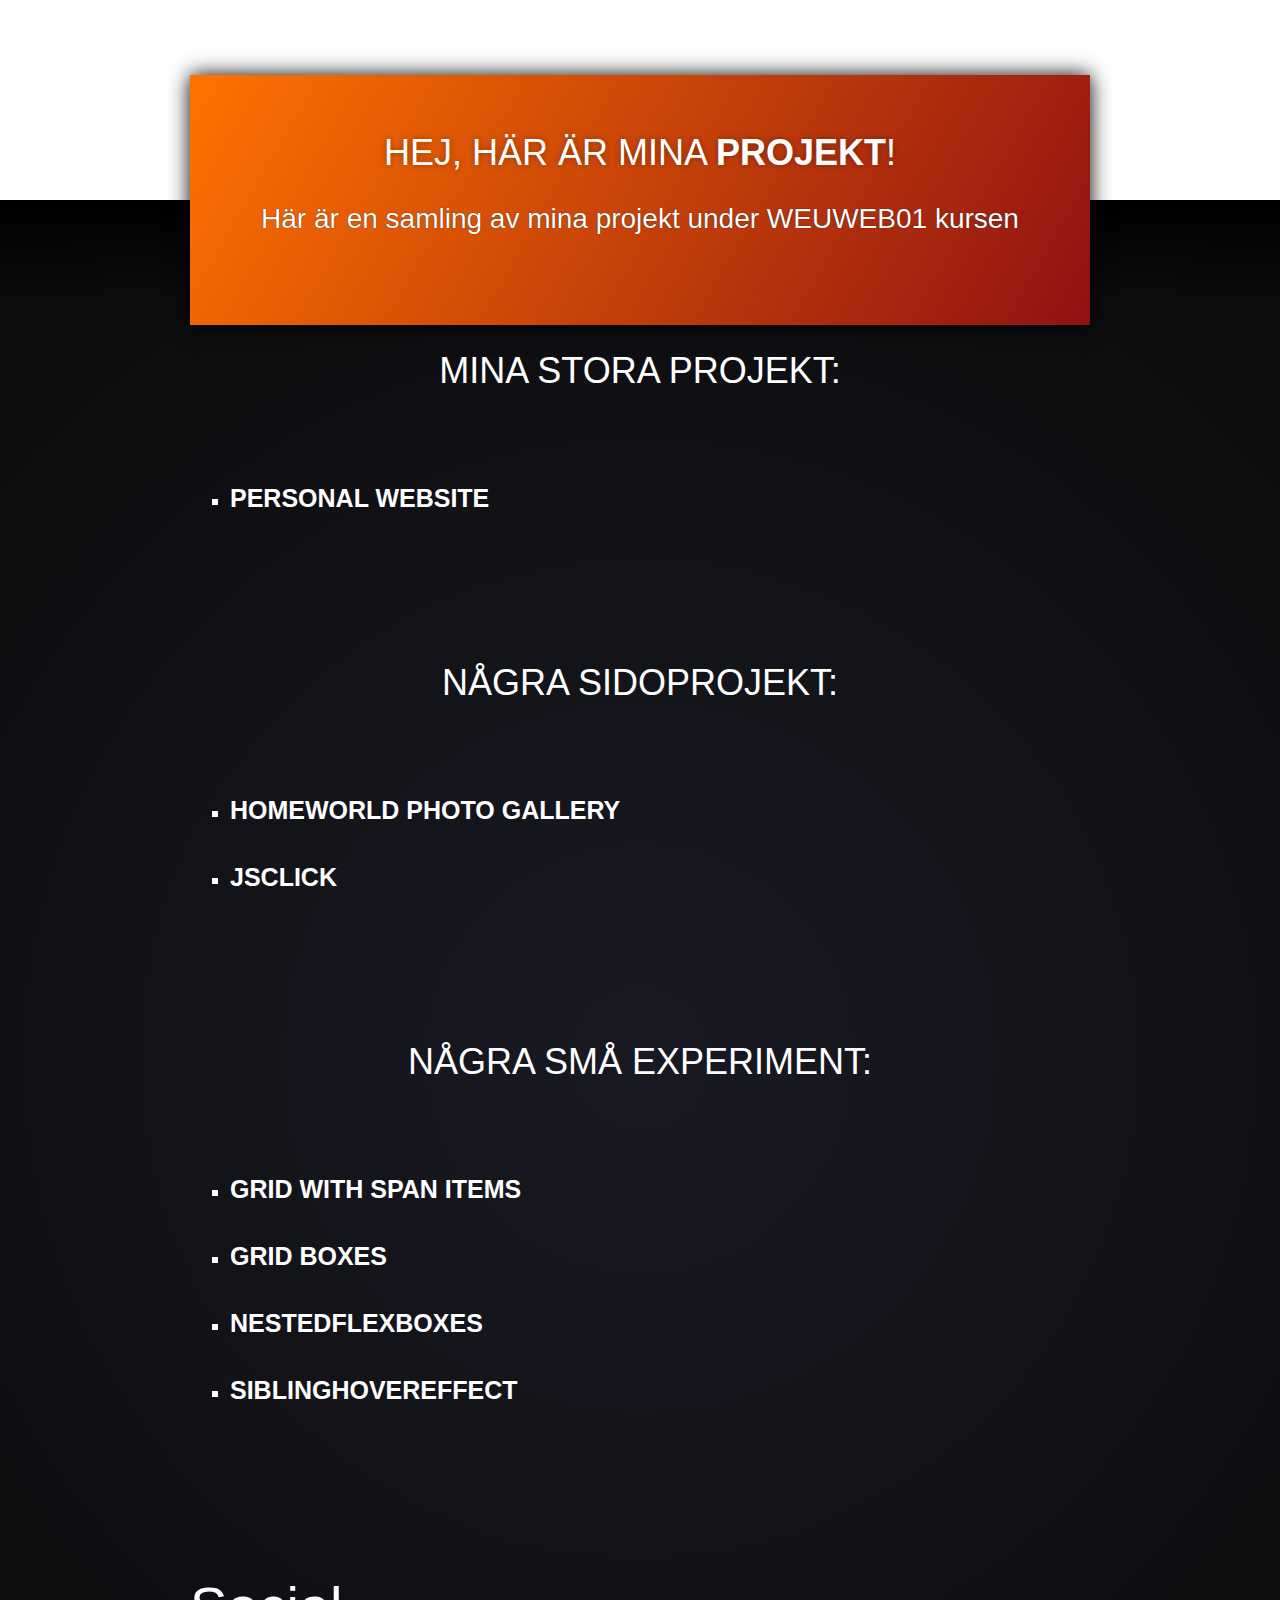
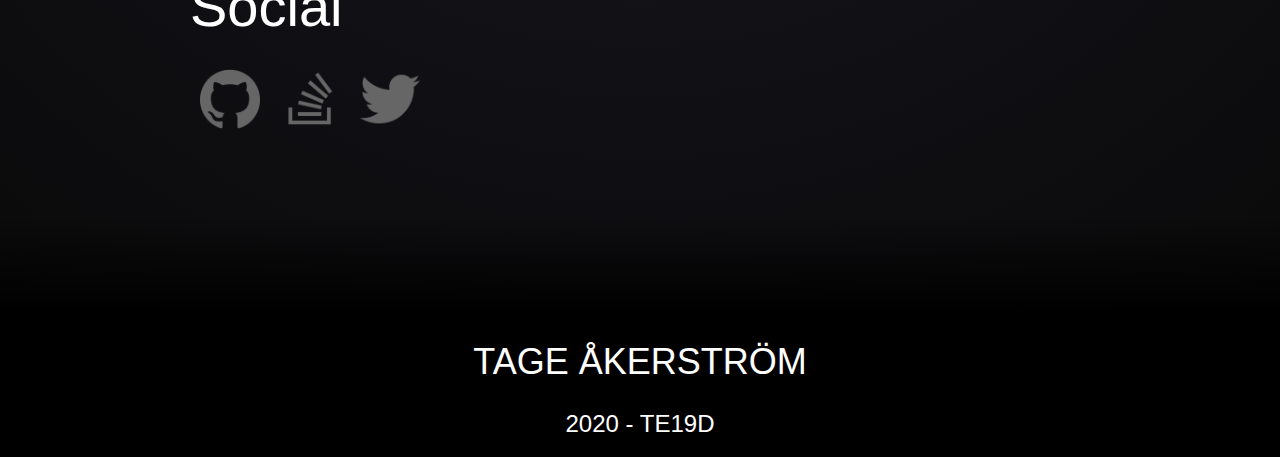
<file: index.html>
<!DOCTYPE html>
<html lang="en">
	<head>
		<meta charset="UTF-8" />
		<meta name="viewport" content="width=device-width, initial-scale=0.5, minimum-scale=0.5, maximum-scale=0.5">
		<title>Projects | Tage Åkerström</title>
		<link href="css/style.css" rel="stylesheet" type="text/css"/>
	</head>
	<body>
		<div class="Container">
			<div class="Top-Banner"></div>
			<div class="Middle-Banner">
				<div class="Shadow-Top-Bottom Shadow"></div>
				<div class="Fields">
					<div class="Center-Field">
						<div class="Center-Bounds">
							<h1 class="Header">Hej, här är mina <strong>projekt</strong>!</h1>
							<p>Här är en samling av mina projekt under WEUWEB01 kursen</p>
						</div>
					</div>
					<div class="Field">
						<h1 class="Field-Header">Mina stora projekt:</h1>
						<div class="AlignBox">
							<section class="Links">
								<ul class="Link-List">
									<li class="List-Entry"><a href="Projects/Personal-Website/index.html">Personal Website</a></li>
								</ul>
							</section>
						</div>
					</div>
					<div class="Field">
						<h1 class="Field-Header">Några sidoprojekt:</h1>
						<div class="AlignBox">
							<div class="Links">
								<ul class="Link-List">
									<li class="List-Entry"><a href="SmallProjects/ParallaxScrolling/index.html">Homeworld photo gallery</a></li>
									<li class="List-Entry"><a href="SmallProjects/jsClick/index.html">jsClick</a></li>
								</ul>
							</div>
						</div>
					</div>
					<div class="Field">
						<h1 class="Field-Header">Några små experiment:</h1>
						<div class="AlignBox">
							<div class="Links">
								<ul class="Link-List">
									<li class="List-Entry"><a href="SmallProjects/DymamicGrid/index.html">Grid with span items</a></li>
									<li class="List-Entry"><a href="SmallProjects/GridBoxes/index.html">Grid boxes</a></li>
									<li class="List-Entry"><a href="SmallProjects/NestedFlexBoxes/index.html">NestedFlexBoxes</a></li>
									<li class="List-Entry"><a href="SmallProjects/SiblingHoverEffect/">SiblingHoverEffect</a></li>
								</ul>
							</div>
						</div>
					</div>
					<div class="Field">
						<div class="AlignBox">
							<section class="Social">
								<h1>Social</h1>
								<ul>
									<li><a href="https://github.com/Yam-0"><img src="logos/Github.png" alt="Link to my Github page"></a></li>
									<li><a href="https://stackoverflow.com/users/12043539/yam0"><img src="logos/Stackoverflow.png" alt="Link to my Stack Overflow profile"></a></li>
									<li><a href="https://twitter.com/ixuz0"><img src="logos/Twitter.png" alt="Link to my Twitter profile"></a></li>
								</ul>
							</section>
						</div>
					</div>
				</div>
			</div>
			<div class="Bottom-Banner">
				<div class="Shadow-Bottom-Top Shadow"></div>
				<h1 class="Header">Tage Åkerström</h1>
				<h2>2020 - TE19D</h2>
			</div>
		</div>
	</body>
</html>
</file>
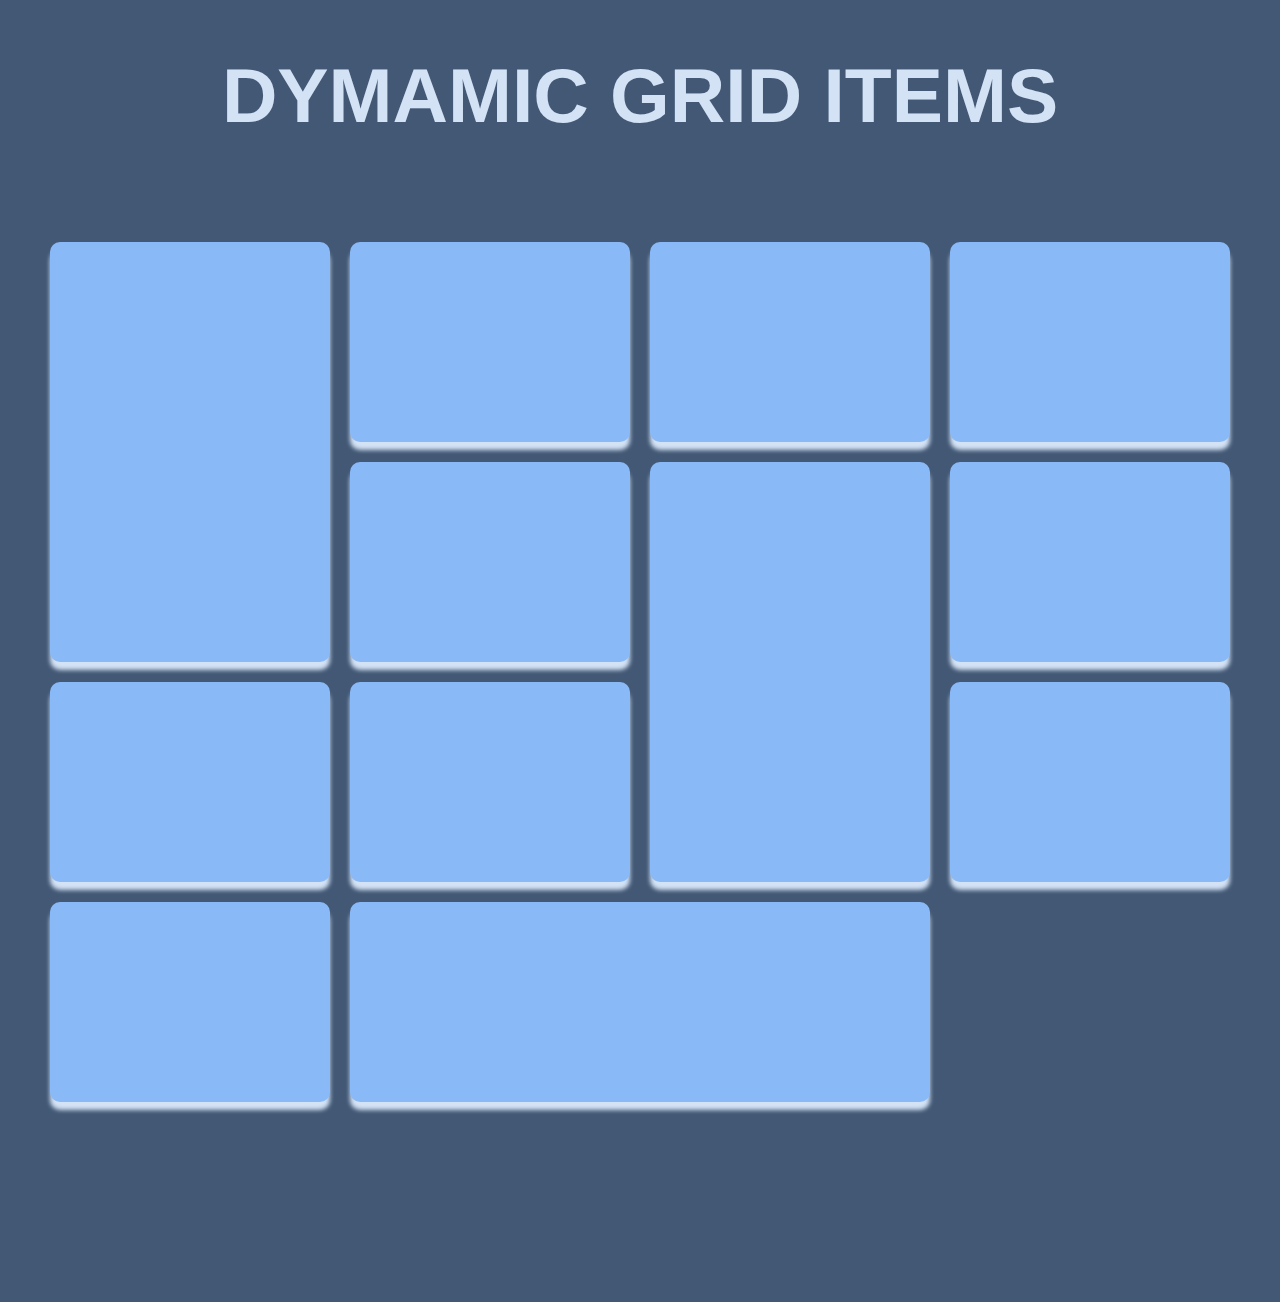
<file: SmallProjects/DymamicGrid/index.html>
<!DOCTYPE html>
<html lang="en">
<head>
	<meta charset="UTF-8">
	<meta name="viewport" content="width=device-width, initial-scale=0.5">
	<title>Dymamic Grid | Tage Åkerström</title>
	<link rel="stylesheet" href="css/style.css">
</head>
<body>
	<h1>Dymamic grid items</h1>
	<div class="Grid-Container">
		<div class="Grid-Item Grid-Item-Tall"></div>
		<div class="Grid-Item"></div>
		<div class="Grid-Item"></div>
		<div class="Grid-Item"></div>
		<div class="Grid-Item"></div>
		<div class="Grid-Item Grid-Item-Tall"></div>
		<div class="Grid-Item"></div>
		<div class="Grid-Item"></div>
		<div class="Grid-Item"></div>
		<div class="Grid-Item"></div>
		<div class="Grid-Item"></div>
		<div class="Grid-Item Grid-Item-Wide"></div>
	</div>
</body>
</html>
</file>
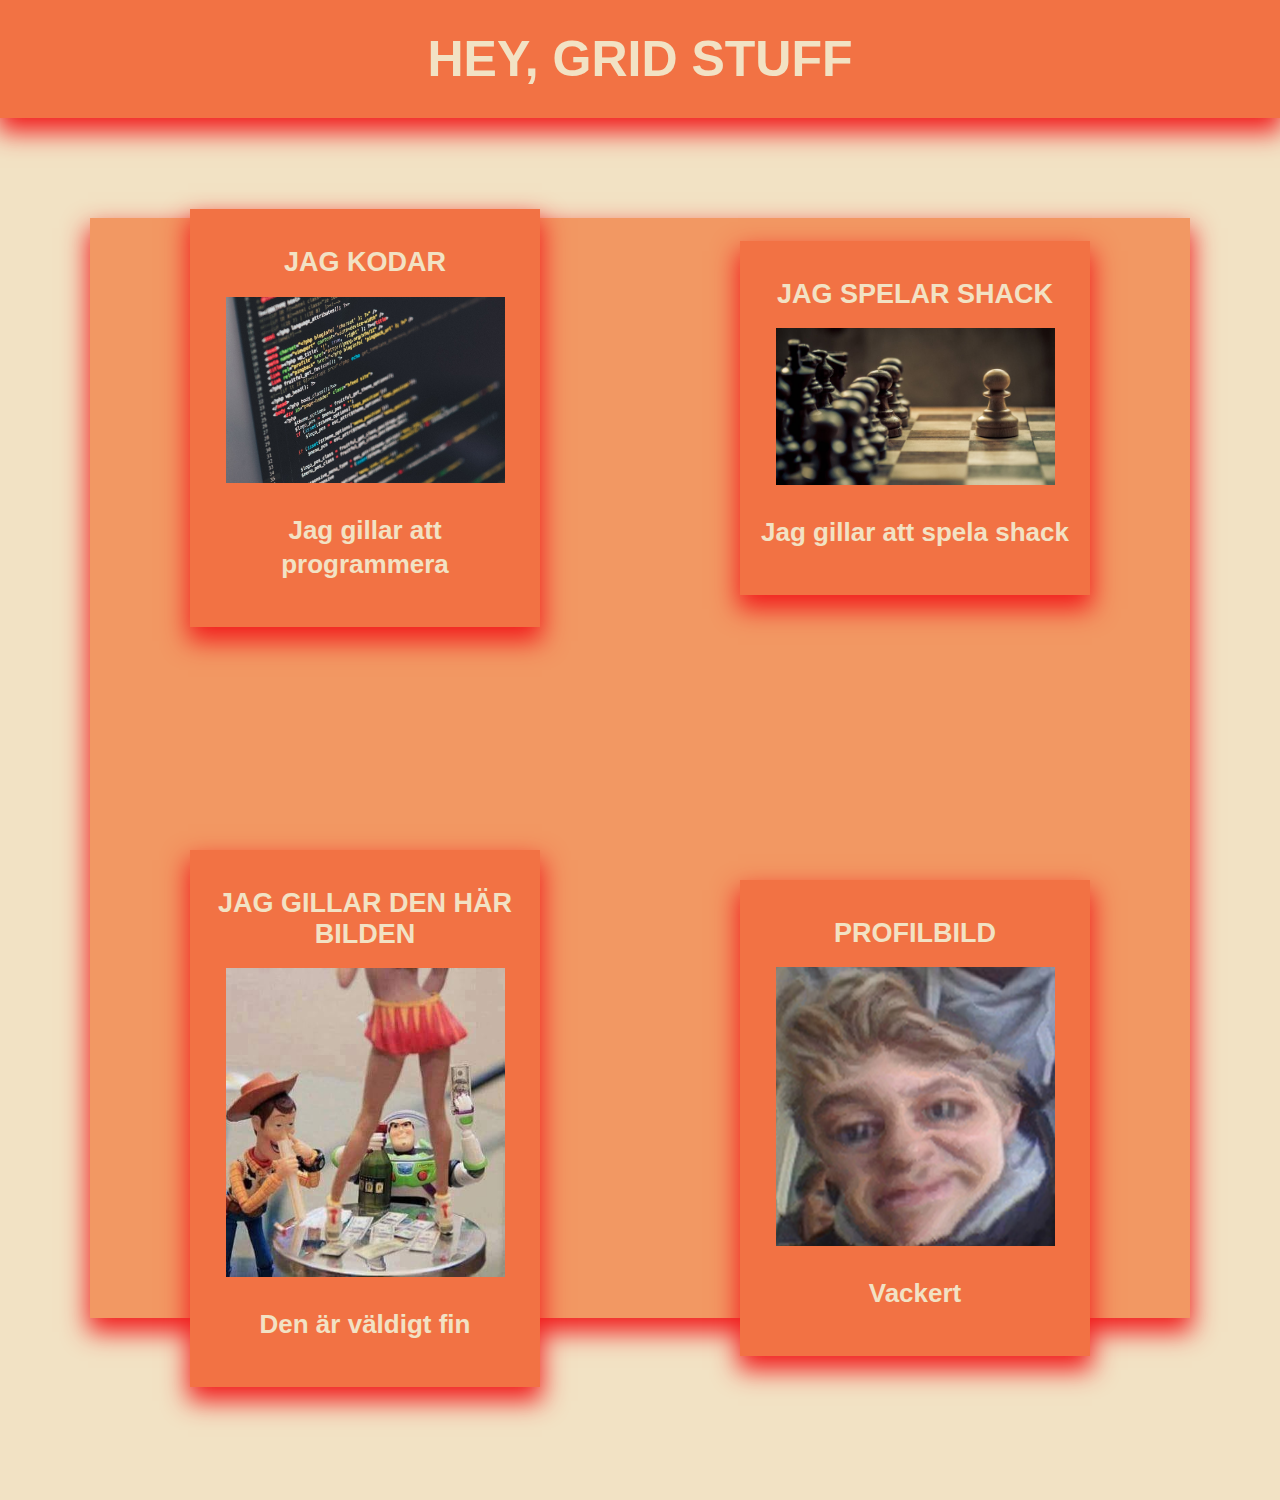
<file: SmallProjects/GridBoxes/index.html>
<!DOCTYPE html>
<html lang="en">
<head>
	<meta charset="UTF-8">
	<meta name="viewport" content="width=device-width, initial-scale=0.5, minimum-scale=0.5, maximum-scale=0.5">
	<title>Grids | Tage Åkerström</title>
	<link rel="stylesheet" href="css/style.css">
</head>
<body>
	<header class="Shadow">
		<h1>Hey, grid stuff</h1>
	</header>
	<div class="Container Shadow">
		<div class="Card Shadow">
			<h1>Jag kodar</h1>
			<img src="assets/code-1839406_1920.jpg" alt="Image of code">
			<p>Jag gillar att programmera</p>
		</div>
		<div class="Card Shadow">
			<h1>Jag spelar shack</h1>
			<img src="assets/Chess.jpg" alt="Chess board">
			<p>Jag gillar att spela shack</p>
		</div>
		<div class="Card Shadow">
			<h1>Jag gillar den här bilden</h1>
			<img src="assets/k93yjw4e4sq01.jpg" alt="Questionable image">
			<p>Den är väldigt fin</p>
		</div>
		<div class="Card Shadow">
			<h1>Profilbild</h1>
			<img src="assets/TAGEGE.png" alt="My Profile Picture">
			<p>Vackert</p>
		</div>
	</div>
</body>
</html>
</file>
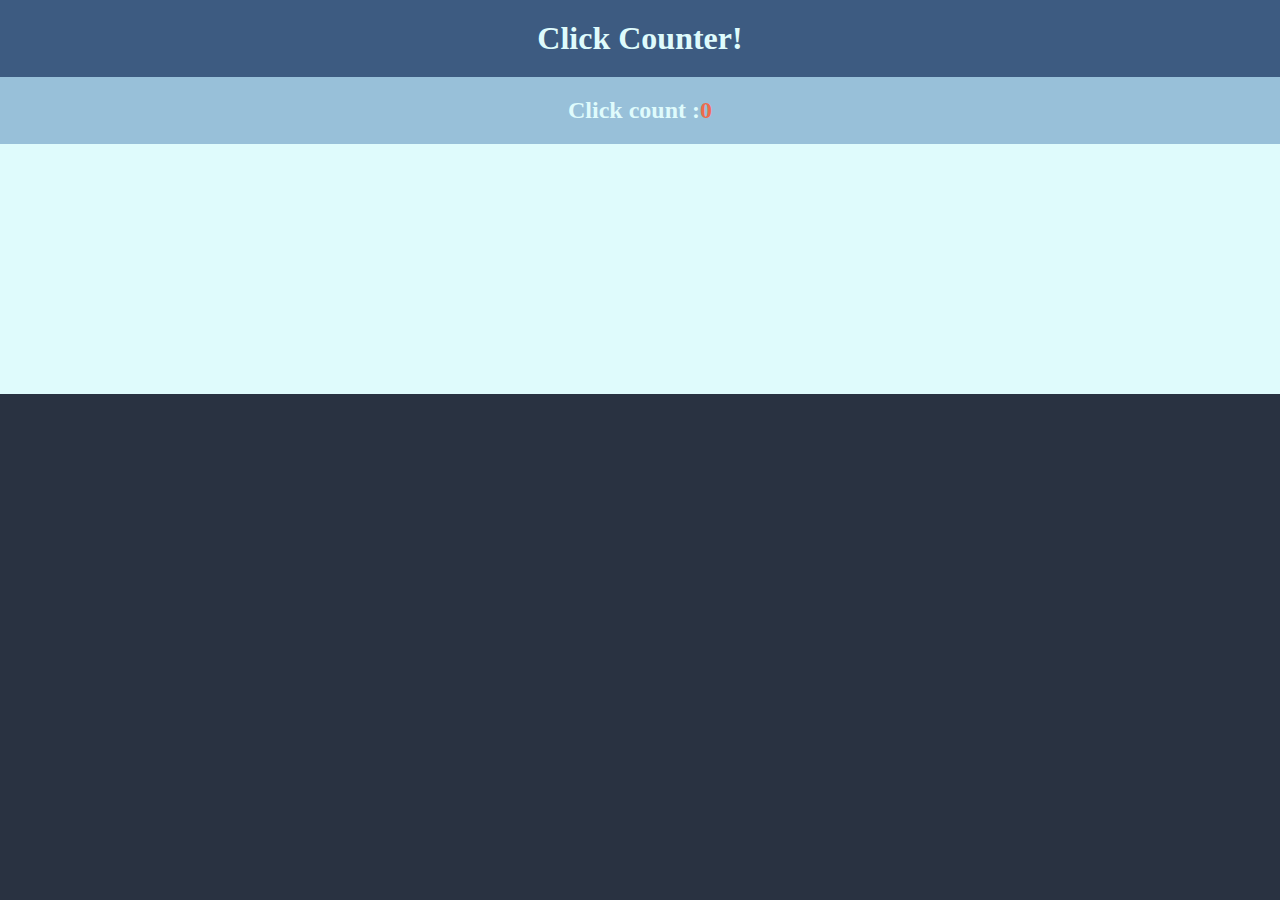
<file: SmallProjects/jsClick/index.html>
<!DOCTYPE html>
<html lang="en">
<head>
	<meta charset="UTF-8">
	<meta name="viewport" content="width=device-width, initial-scale=1.0">
	<title>js test | Click!</title>
	<link rel="stylesheet" href="css/style.css">
</head>
<body>
	<div class="Header"><h1 class="Header1">Click Counter!</h1></div>
	<h2 class="Counter">Click count :<strong id="counter">0</strong></h2>
	<div onclick="myFunction()"class="Button""></div>
	<div></div>
	<h2 class="Wasted" id="wastedMessage"></h2>
	<h1 class="Clicked" id="popup"></h1>
	<script src="js/index.js"></script>
</body>
</html>
</file>
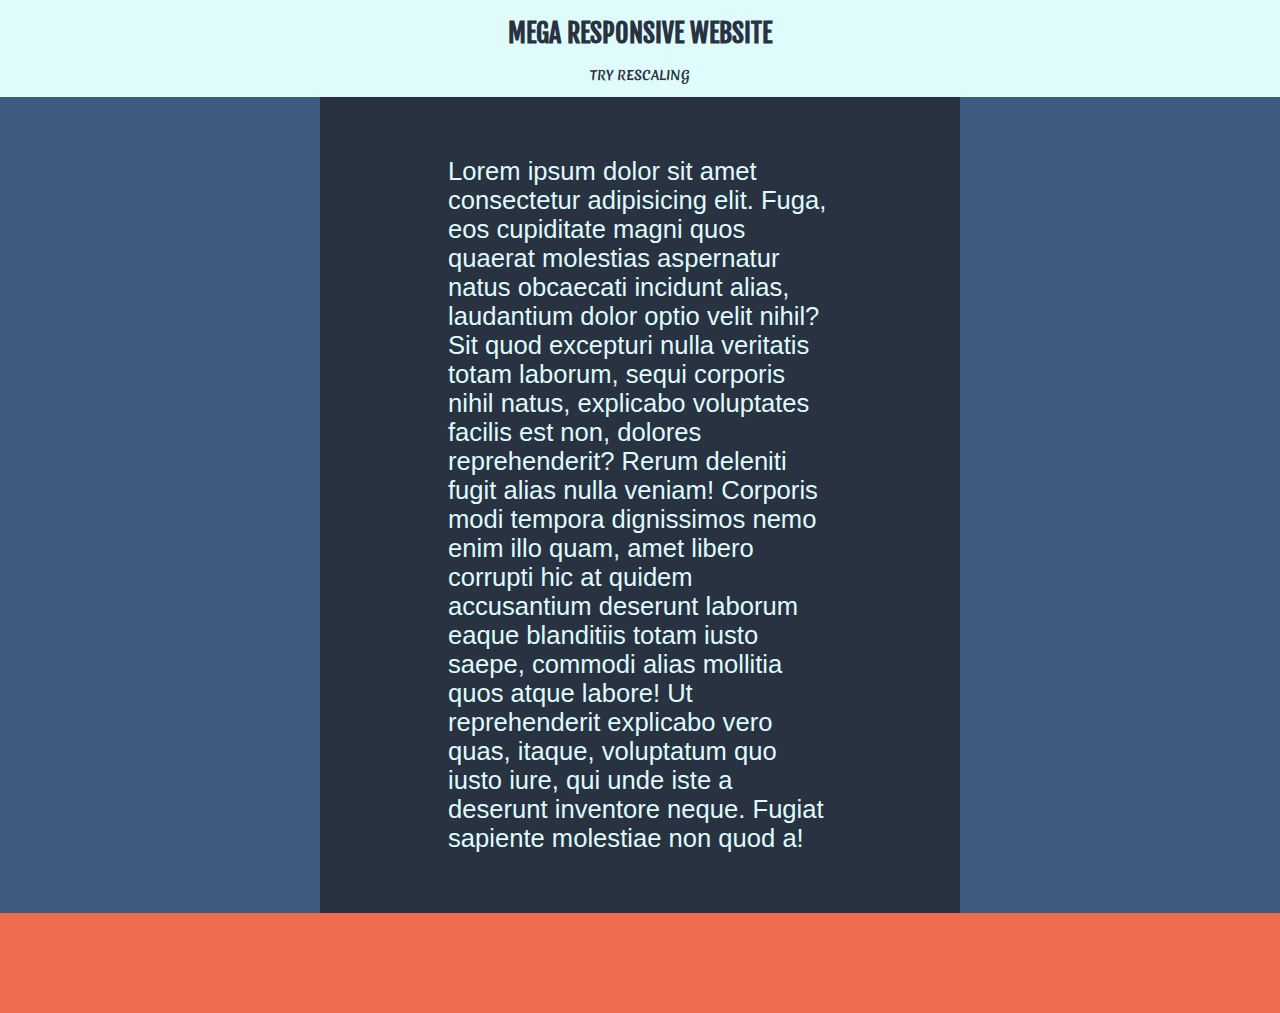
<file: SmallProjects/NestedFlexBoxes/index.html>
<!DOCTYPE html>
<html lang="en">
<head>
	<meta charset="UTF-8">
	<meta name="viewport" content="width=device-width, initial-scale=1.0">
	<title>RWD | Tage Åkerström</title>
	<link rel="stylesheet" href="css/style.css">
	<link href="https://fonts.googleapis.com/css2?family=Fjalla+One&family=Merienda&display=swap" rel="stylesheet"> 
</head>
	<body>
		<div class="Header">
			<h1>Mega Responsive Website</h1>
			<h3>Try rescaling</h3>
		</div>
		<div class="Main">
			<div class="Main-Side"></div>
			<div class="Main-Middle">
				<div class="Text-Container">
					<p>Lorem ipsum dolor sit amet consectetur adipisicing elit. Fuga, eos cupiditate magni quos quaerat molestias aspernatur natus obcaecati incidunt alias, laudantium dolor optio velit nihil? Sit quod excepturi nulla veritatis totam laborum, sequi corporis nihil natus, explicabo voluptates facilis est non, dolores reprehenderit? Rerum deleniti fugit alias nulla veniam! Corporis modi tempora dignissimos nemo enim illo quam, amet libero corrupti hic at quidem accusantium deserunt laborum eaque blanditiis totam iusto saepe, commodi alias mollitia quos atque labore! Ut reprehenderit explicabo vero quas, itaque, voluptatum quo iusto iure, qui unde iste a deserunt inventore neque. Fugiat sapiente molestiae non quod a!</p>
				</div>
			</div>
			<div class="Main-Side"></div>
		</div>
		<div class="Footer">
			<div class="Block"></div>
		</div>
	</body>
</html>
</file>
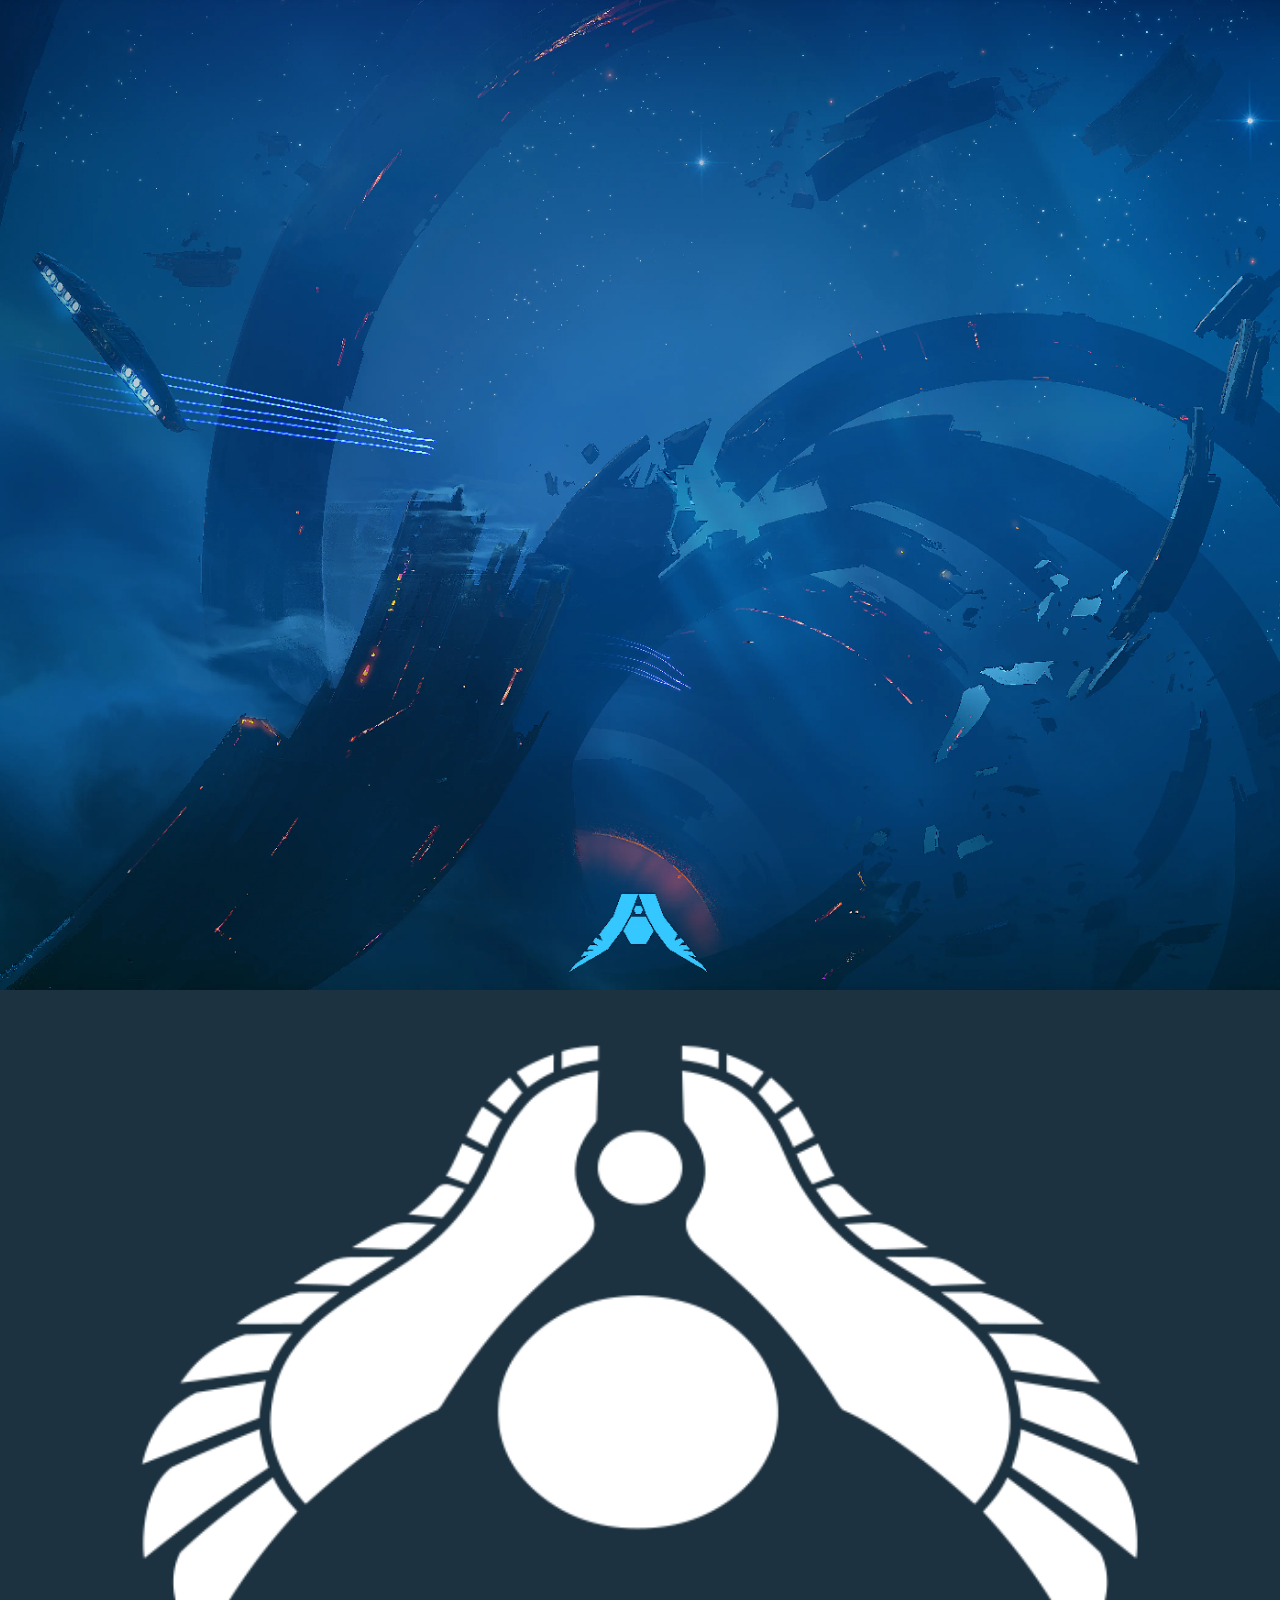
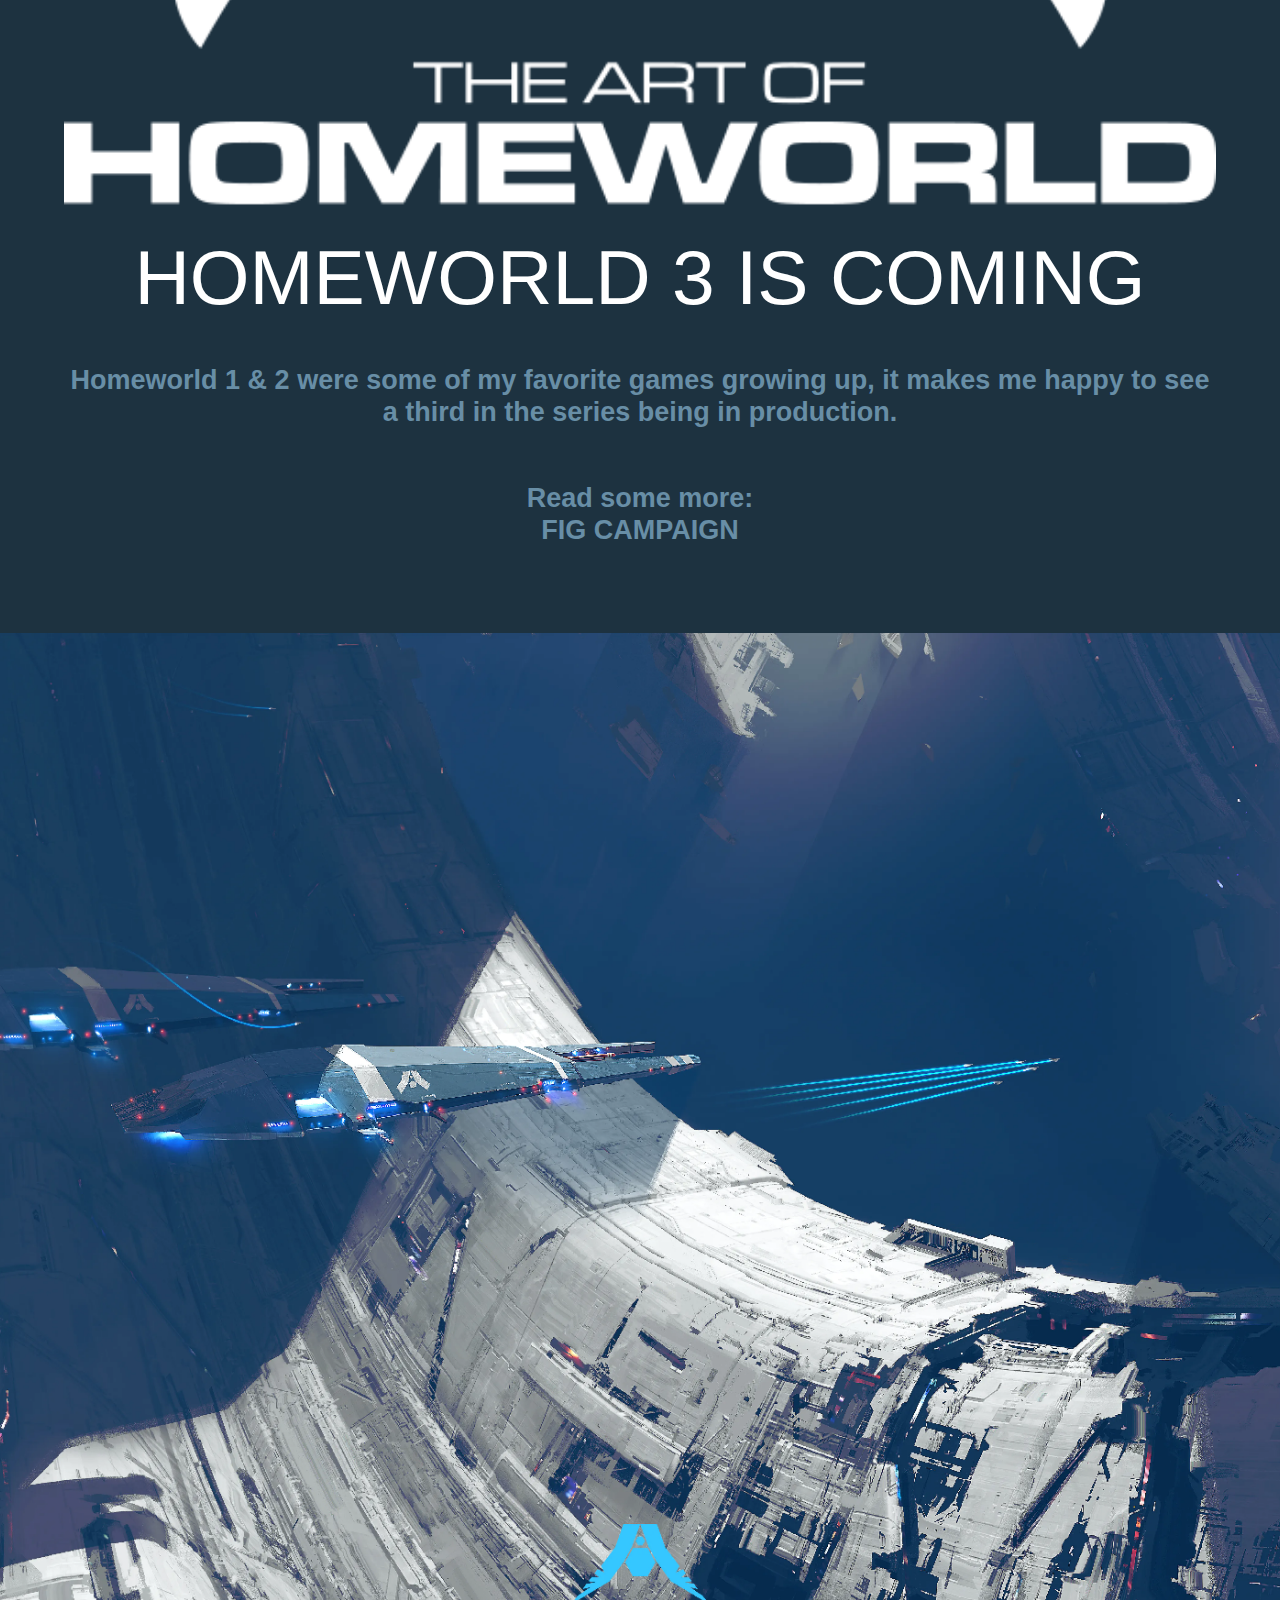
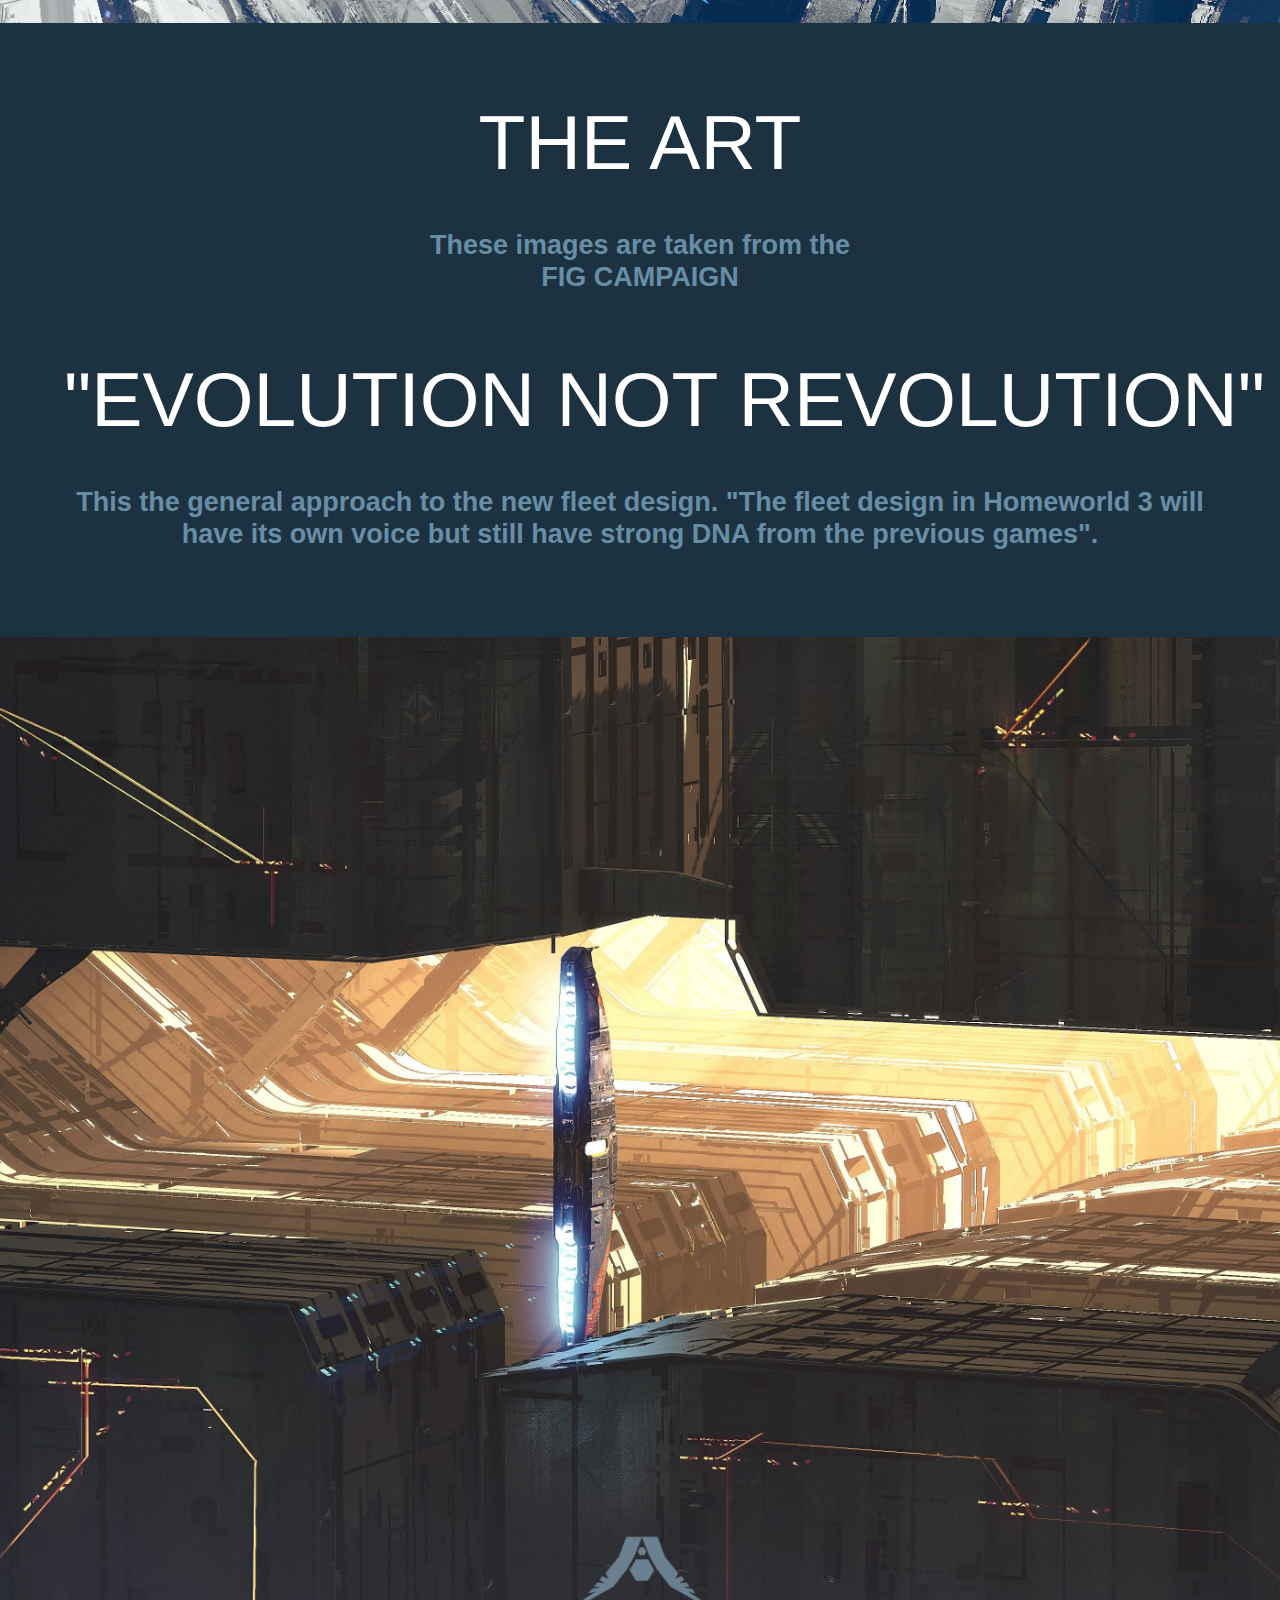
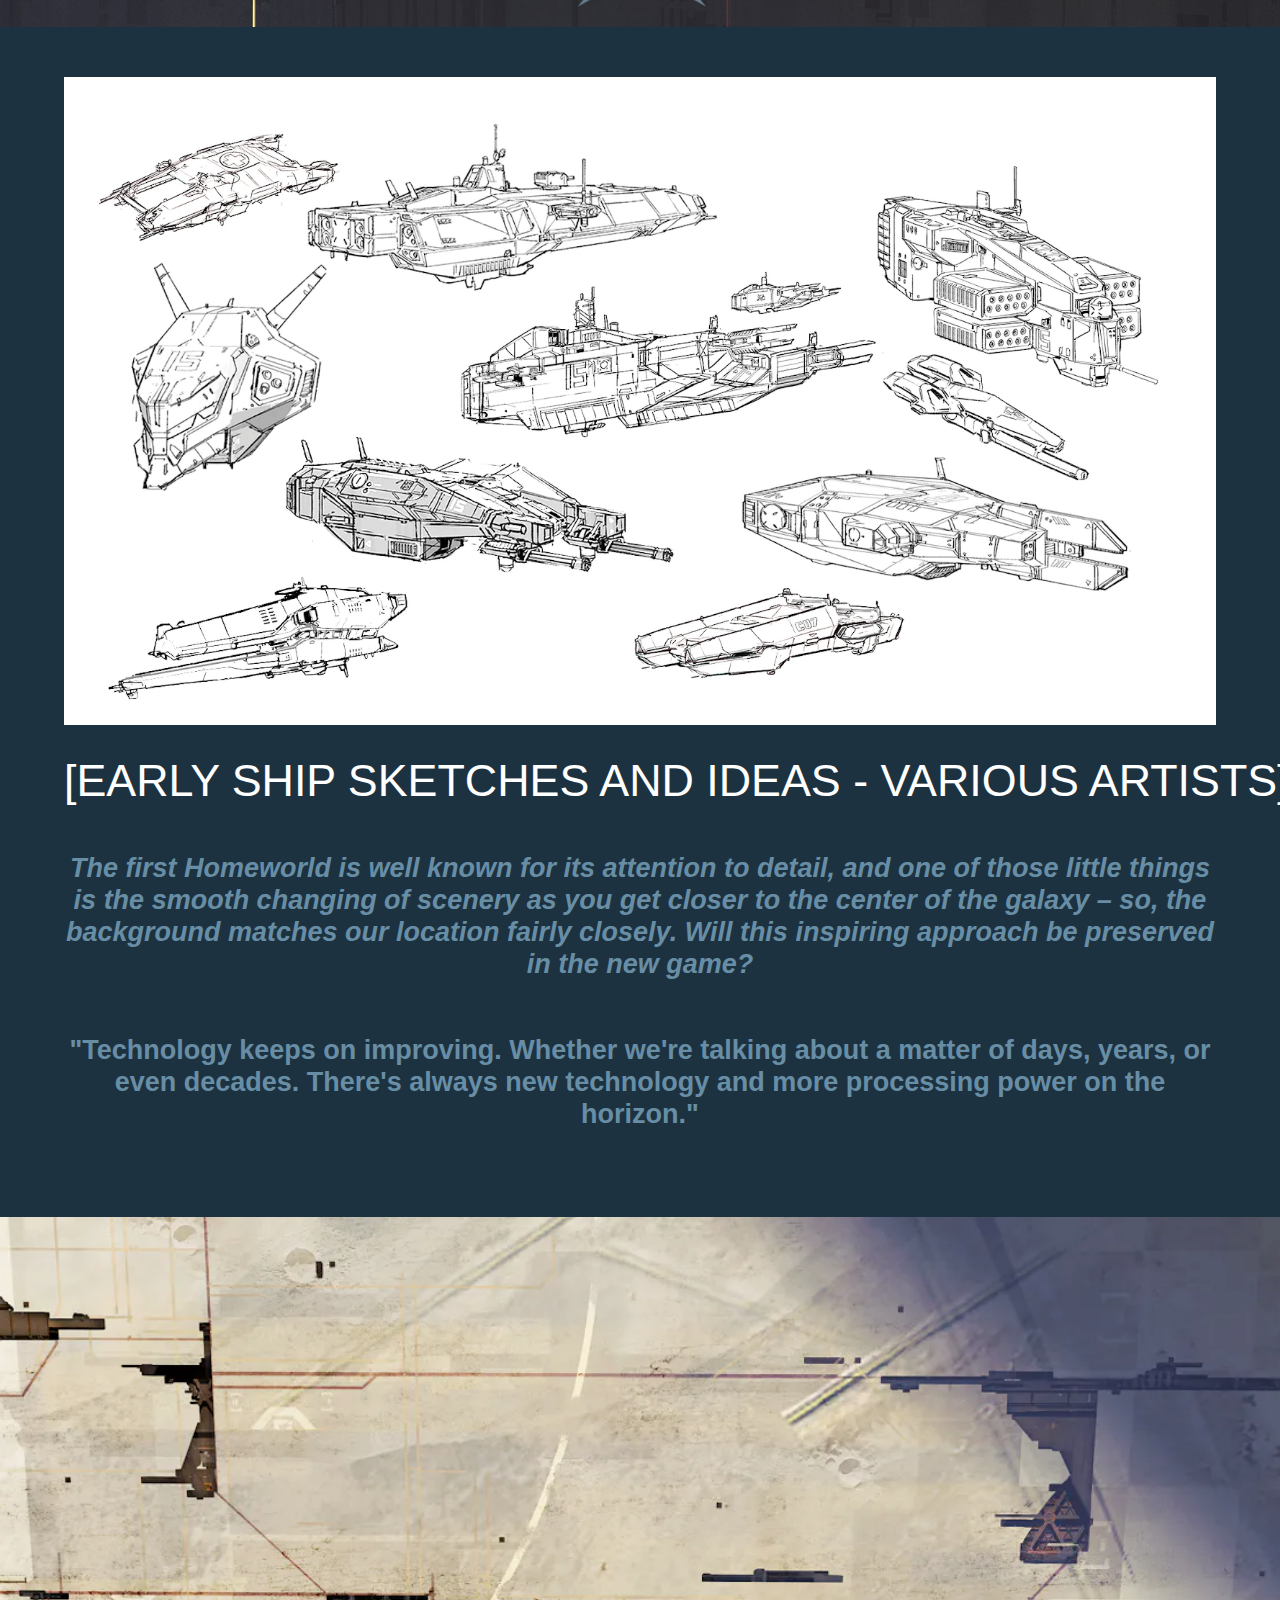
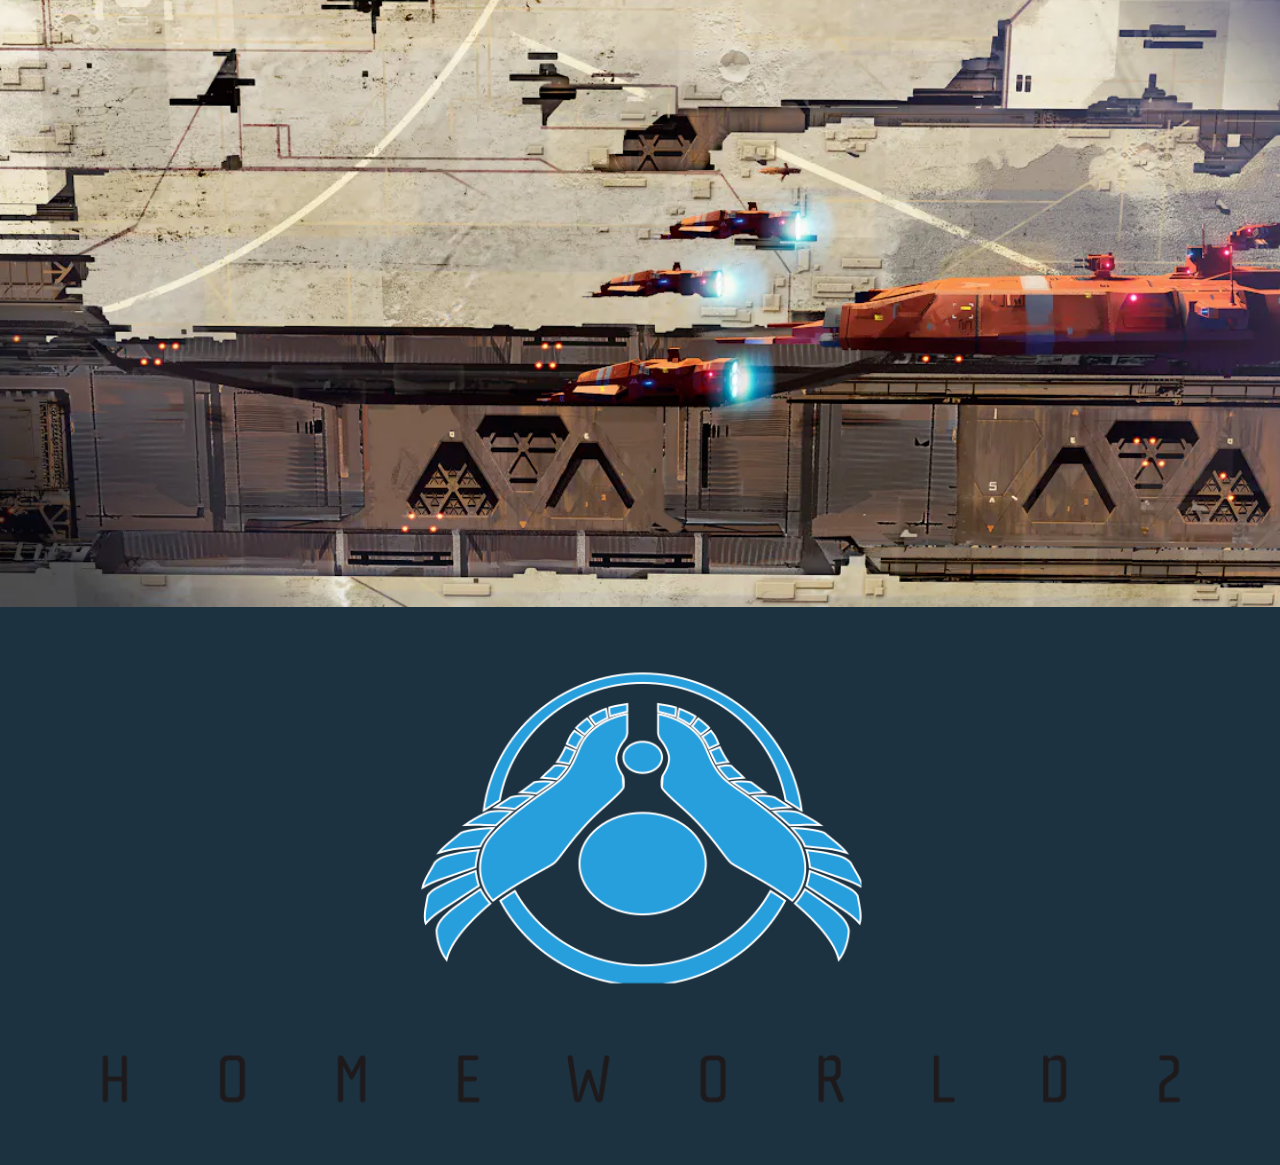
<file: SmallProjects/ParallaxScrolling/index.html>
<!DOCTYPE html>
<html lang="en">
<head>
	<meta charset="UTF-8">
	<meta name="viewport" content="width=device-width, initial-scale=1.0">
	<title>Parallax | Tage Åkerström</title>
	<link rel="stylesheet" href="css/style.css">
</head>
<body>
	<div class="Parallax Parallax-Static-1"></div>
	<div class="Field">
		<div class="Logo-Item"><img class="Logo" src="assets/Logo2.png" alt="Homeworld 3 Logo"></div>
		<div class="Item">
			<h1>Homeworld 3 is coming</h1>
			<p>Homeworld 1 & 2 were some of my favorite games growing up, it makes me happy to see a third in the series being in production.</p>
			<p>Read some more: <a href="https://www.fig.co/campaigns/homeworld3">FIG CAMPAIGN</a> </p>		
		</div>
	</div>
	<div class="Parallax Parallax-Static-2"></div>
	<div class="Field">
		<div class="Item">
			<h1>The art</h1>
			<p>These images are taken from the <a href="https://www.fig.co/campaigns/homeworld3">FIG CAMPAIGN</a></p>
		</div>
		<div class="Item">
			<h1>"Evolution not revolution"</h1>
			<p>This the general approach to the new fleet design. "The fleet design in Homeworld 3 will have its own voice but still have strong DNA from the previous games".</p>
		</div>
	</div>
	<div class="Parallax Parallax-Static-3"></div>
	<div class="Field">
		<div class="Logo-Item"><img class="Logo" src="assets/Homeworld4.png" alt="Sketches of new ship designs"></div>
		<div class="Item">
			<h2>[Early ship sketches and ideas - Various Artists]</h2>
			<p><i>The first Homeworld is well known for its attention to detail, and one of those little things is the smooth changing of scenery as you get closer to the center of the galaxy – so, the background matches our location fairly closely. Will this inspiring approach be preserved in the new game?</i></p>
			<p>"Technology keeps on improving. Whether we're talking about a matter of days, years, or even decades. There's always new technology and more processing power on the horizon."</p>
		</div>
	</div>
	<div class="Parallax Parallax-Static-4"></div>
	<div class="Field">
		<a href="https://www.fig.co/campaigns/homeworld3/updates/1324"><div class="Logo-Item"><img class="Logo" src="assets/Logo1.png" alt="Image link to fig campaign"></div></a>
	</div>
</body>
</html>
</file>
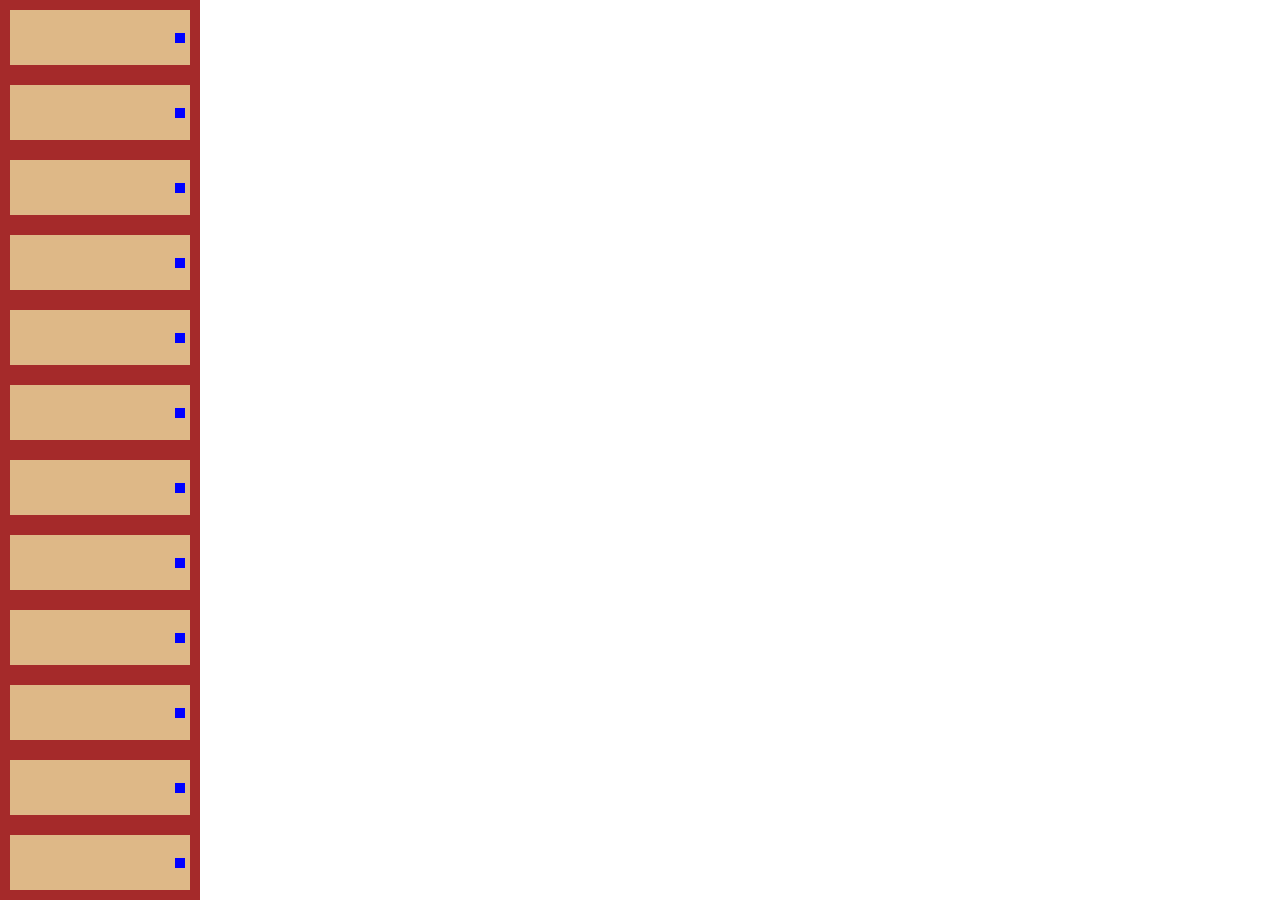
<file: SmallProjects/SiblingHoverEffect/index.html>
<!DOCTYPE html>
<html lang="en">
<head>
	<meta charset="UTF-8">
	<meta name="viewport" content="width=device-width, initial-scale=1.0">
	<link rel="stylesheet" href="css/style.css">
	<title>Hover</title>
</head>
<body>
	<div class="Sidebar">
		<div class="Item"><div class="Square"></div></div>
		<div class="Item"><div class="Square"></div></div>
		<div class="Item"><div class="Square"></div></div>
		<div class="Item"><div class="Square"></div></div>
		<div class="Item"><div class="Square"></div></div>
		<div class="Item"><div class="Square"></div></div>
		<div class="Item"><div class="Square"></div></div>
		<div class="Item"><div class="Square"></div></div>
		<div class="Item"><div class="Square"></div></div>
		<div class="Item"><div class="Square"></div></div>
		<div class="Item"><div class="Square"></div></div>
		<div class="Item"><div class="Square"></div></div>
	</div>
</body>
</html>
</file>
<file: css/style.css>
@charset "UTF-8";
html,
body {
	width: 100%;
	height: 100%;
	max-width: 100%;
	min-width: 300px;
	margin: 0px;
	background-color: black;
}
strong {
	font-weight: 600;
}
p {
	text-shadow: 0px 0px 1px rgba(0, 0, 0, 0.93);
	transition: linear 200ms;
	color: rgb(255, 255, 255);
	font-size: 28px;
	font-kerning: 1px;
	font-weight: 100;
	line-height: 38px;
	margin: 0px;
}
a {
	text-decoration: none;
	font-size: 25px;
	line-height: 67px;
	font-kerning: 0.5px;
	font-weight: 600;
}
a:visited {
	text-decoration: none;
}
a:active {
	text-decoration: none;
}
h2 {
	font-weight: 500;
}
.Container {
	display: flex;
	flex-direction: column;
	width: inherit;
	height: 100%;
}
.Top-Banner {
	flex-grow: 0;
	background-color: #fff;
	min-height: 200px;
	height: 450px;
}
.Middle-Banner {
	flex-grow: 1;
	background: rgb(37, 37, 60);
	background: radial-gradient(
		circle,
		rgb(25, 25, 36) 0%,
		rgb(10, 10, 10) 100%
	);
}
.Shadow {
	width: 100%;
	height: 100px;
}
.Shadow-Top-Bottom {
	position: absolute;
	margin-top: 0px;
	background: linear-gradient(
		to bottom,
		rgba(0, 0, 0, 1) 0%,
		rgba(0, 0, 0, 0) 100%
	);
}
.Shadow-Bottom-Top {
	position: relative;
	margin-top: -100px;
	background: linear-gradient(
		to top,
		rgba(0, 0, 0, 1) 0%,
		rgba(0, 0, 0, 0) 100%
	);
}
.Fields {
	transition: linear 200ms;
	max-width: 900px;
	margin-top: -125px;
	margin-left: auto;
	margin-right: auto;
}
.Center-Field {
	transition: linear 100ms;
	box-shadow: 0px 0px 20px #000;
	background: linear-gradient(
		300deg,
		rgb(143, 18, 18) 0%,
		rgb(255, 115, 0) 100%
	);
	min-height: 250px;
	position: relative;
}
.Center-Bounds {
	padding-left: 60px;
	padding-top: 30px;
	padding-right: 60px;
	padding-bottom: 30px;
	text-align: center;
	text-align-last: center;
	font-family: "Segoe UI", Roboto, sans-serif;
}
.Header {
	text-shadow: 0px 0px 6px rgba(0, 0, 0, 0.356);
	transition: linear 100ms;
	color: white;
	text-transform: uppercase;
	font-weight: 300;
	font-size: 36px;
	font-kerning: 1.44px;
	line-height: 47px;
}
.Field {
	margin-top: 25px;
	margin-bottom: 100px;
}
.AlignBox {
	display: flex;
	align-content: center;
	align-items: center;
	width: 100%;
}
.Links {
	white-space: nowrap;
	font-family: "Segoe UI", Roboto, sans-serif;
	font-size: 19px;
	font-weight: 700;
	margin-top: 30px;
	margin-bottom: 30px;
}
.List-Entry {
	float: left;
	clear: left;
	color: white;
	list-style-type: square;
}
.Link-List a {
	transition: linear 100ms;
	color: white;
	text-decoration: none;
	text-transform: uppercase;
}
.Link-List a:hover {
	transition: linear 100ms;
	color: rgb(78, 78, 78);
	text-decoration: none;
}
.Field-Header {
	transition: linear 100ms;
	color: rgb(255, 255, 255);
	font-family: "Segoe UI", Roboto, sans-serif;
	white-space: nowrap;
	text-transform: uppercase;
	text-align: center;
	font-size: 36px;
	font-weight: 400;
}
.Social {
	font-family: "Segoe UI", Roboto, sans-serif;
	margin-bottom: 50px;
}
.Social h1 {
	text-align: left;
	color: white;
	font-size: 56px;
	line-height: 30px;
	font-kerning: 3.7px;
	font-weight: 300;
}
.Social ul {
	list-style-type: none;
	margin: 0;
	padding: 0;
	font-size: 16px;
	line-height: 30px;
	font-kerning: 8px;
	font-weight: 400;
}
.Social li {
	float: left;
}
.Social li a {
	transition: linear 100ms;
	filter: invert(40%);
	color: white;
	text-transform: uppercase;
	display: block;
	text-align: center;
	margin: 10px;
}
.Social li a:hover {
	transition: linear 100ms;
	filter: invert(100%);
}
.Social li a img {
	height: 60px;
	width: 60px;
}
.Social li a img:hover {
	color: white;
}
.Bottom-Banner {
	font-family: "Segoe UI", Roboto, sans-serif;
	background-color: #000;
	color: white;
	height: 150px;
	text-align: center;
}
@media (max-width: 1000px) {
	.Fields {
		margin-left: 50px;
		margin-right: 50px;
	}
}
@media (max-width: 850px) {
	.AlignBox {
		flex-direction: column;
	}
	.Field .AlignBox {
		flex-direction: column-reverse;
	}
	.Social ul {
		display: flex;
		justify-self: center;
		align-items: center;
	}
	.Social li {
		flex: 1;
		display: inline-block;
	}
	.Social h1 {
		text-align: center;
	}
}
@media (max-width: 670px) {
	.Fields {
		margin-left: 0;
		margin-right: 0;
	}
	.Field-Header {
		font-size: 7vw;
	}
	a {
		font-size: 6vw;
	}
}
@media (max-width: 300px) {
	.Field-Header {
		transition: linear 100ms;
		font-size: 21px;
	}
	a {
		font-size: 18px;
	}
}
</file>
<file: SmallProjects/DymamicGrid/css/style.css>
@charset "UTF-8";
html, body{
	margin: 0;
	padding: 0;
	width: 100%;
	background-color: #425875;
}
.Grid-Container{
	max-width: 1500px;
	margin-right: auto;
	margin-left: auto;
	margin-bottom: 150px;
	padding: 50px;
	display: grid;
	gap: 20px;
	grid-template-columns: repeat(auto-fit, minmax(240px, 1fr));
	grid-auto-rows: 200px;
}
.Grid-Item{
	transition: linear 100ms;
	width: 100%;
	height: 100%;
	border-radius: 10px;
	background-color: #8AB9F7;
	box-shadow: 0px 8px 4px 0px  #D3E2F5;
}
.Grid-Item:hover, .Grid-Item:active{
	transition: linear 100ms;
	transform: scale(1.1);
	box-shadow: 0px 8px 24px 0px  #D3E2F5;
}
h1{
	text-align: center;
	color: #D3E2F5;
	font-family: "Segoe UI",Roboto,sans-serif;
	text-transform: uppercase;
	white-space: nowrap;
	font-size: 6vw;
}
@media screen and (min-width: 860px){
	.Grid-Item-Tall{
		grid-row: span 2/auto;
	}
	.Grid-Item-Wide{
		grid-column: span 2/auto;
	}
}
</file>
<file: SmallProjects/GridBoxes/css/style.css>
@charset "UTF-8";
:root{
	font-family: "Segoe UI",Roboto,sans-serif;
	color:#F2E2C4;
}
html, body{
	margin: 0;
	padding: 0;
	width: 100%;
	background-color:  #F2E2C4;
	height: 1500px;
}
header{
	background-color:#F27244;
	margin-bottom: 100px;
}
h1{
	text-transform: uppercase;
	font-size: 27px;
	font-kerning: 3.6px;
	font-weight: 600;
}
header h1{
	padding-left: 60px;
	padding-top: 30px;
	padding-right: 60px;
	padding-bottom: 30px;
	margin-top: 0;
	text-align: center;
	font-size: 50px;
}
img{
	transition: linear 100ms;
	margin: auto;
	width: 90%;
}
p{
	font-size: 26px;
	line-height: 34px;
	font-kerning: 2px;
	font-weight: 600;
}
.Shadow{
	box-shadow: 0px 12px 24px 2px #F21D1D;
}
.Container{
	width: auto;
	max-width: 900px;
	margin-right: auto;
	margin-left: auto;
	min-height: 850px;
	padding: 100px;
	background-color: #F29863;

	display: grid;
	align-items: center;
	justify-items: center;
	column-gap: 200px;
	row-gap: 500px;
	grid-auto-rows: 200px;
	grid-template-columns: repeat(auto-fit, minmax(240px, 1fr));
}

.Card{
	padding: 20px;
	transition: linear 100ms;
	min-height: 300px;
	text-align: center;
	background-color: #F27244;
}
.Card:hover, .Card:active{
	transition: linear 100ms;
	box-shadow:0px 0px 4px 4px #ffffff;
	transform: scale(1.3);
}
@media (min-width: 880px)
{
	img:hover{
		transition: linear 100ms;
		transform: scale(2);
		box-shadow: 0px 12px 24px 2px #F21D1D;
	}
}
</file>
<file: SmallProjects/jsClick/css/style.css>
body{
	margin: 0;
	background-color:  #293241;
}
h1, h2{
	text-align: center;
	color: #DFFBFC;
}
.Header{
	z-index: 1;
	background-color:  #3D5B81;
	padding-top: 20px;
	padding-bottom: 20px;
}
.Header1{
	margin: 0;
	height: 100%;
}
.Counter{
	z-index: 0;
	background-color: #98C0D9;
	margin: 0;
	padding-top: 20px;
	padding-bottom: 20px;
}
.Button{
	transition: linear 200ms;
	height: 250px;
	position: relative;
	background-color: #DFFBFC;
}
.Button:hover{
	cursor: pointer;
	transition: linear 200ms;
	background-color:  #EE6B4D;
}
strong{
	color: #EE6B4D;
}
.Clicked{
	font-size: 64px;
}
.Wasted{
	font-size: 44px;
}
</file>
<file: SmallProjects/NestedFlexBoxes/css/style.css>
html{
	margin: 0;
	padding: 0;
	height: 100%;
}
body{
	margin: 0;
	padding: 0;
	display: flex;
	flex-direction: column;
	justify-content: space-between;
	align-items: center;
	height: 100%;
}
h1, h3{
	text-align: center;
	text-transform: uppercase;
}
h1{
	font-family: 'Fjalla One', sans-serif;
	font-size: 2vw;
}
h3{
	font-family: 'Merienda', cursive;
	font-size: 1vw;
}
p{
	font-size: 2vw;
	color: #DFFBFC;
	font-family: 'Trebuchet MS', 'Lucida Sans Unicode', 'Lucida Grande', 'Lucida Sans', Arial, sans-serif;
}
body div{
	height: 100%;
	width: 100vw;
}
.Header{
	flex: 0;
	background-color: #DFFBFC;
	color: #293241;
}
.Main{
	flex: 5;
	display: flex;
}
.Main-Side{
	background-color:  #3D5B81;
	flex: 1;
	width: 10vw;
	max-width: 400px;
}
.Main-Side img{
	margin: 30px;
	width: 100%;
	height: 100%;
	max-height: 100px;
}
.Main-Middle{
	background-color: #293241;
	flex: 2;
}
.Text-Container{
	width: auto;
	height: auto;
	margin-right: 10vw;
	margin-left: 10vw;
	margin-top: 60px;
	margin-bottom: 60px;
}
.Footer{
	flex: 1;
	max-height: 100px;
}
.Block{
	height: 100px;
	width: 100vw;
	background-color: #EE6B4D;
}
</file>
<file: SmallProjects/ParallaxScrolling/css/style.css>
@charset "UTF-8";
:root{
	font-family: "Segoe UI",Roboto,sans-serif;
}
html, body{
	margin: 0;
	padding: 0;
	width: 100%;
	background-color:#112026;
}
a{
	display: grid;
	align-items: center;
	justify-content: center;
	transition: linear 100ms;
	font-size: 27px;
	line-height: 32px;
	font-kerning: 0.5px;
	font-weight: 800;
	width: 100%;
	color: #688EA6;
	text-decoration: none;
}
.Field a{
	display: flex;
	justify-content: center;
	align-items: center;
}
a:hover{
	transition: linear 100ms;
	color: white;
}
a:visited{
	text-decoration: none;
}
a:active{
	text-decoration: none;
}
.Parallax{
	margin: 0;
	height: 110vh;
	width: 100%;
	background-attachment: fixed;
	-webkit-background-size: cover;
	-moz-background-size: cover;
	-o-background-size: cover;
	overflow: hidden;
	background-position: center;
	background-repeat: no-repeat;
	background-size: cover;
}
.Parallax-Static-1{
	background-image: url(../assets/homeworld1.png);
}
.Parallax-Static-2{
	background-image: url(../assets/homeworld2.png);
}
.Parallax-Static-3{
	background-image: url(../assets/Homeworld3.png);
}
.Parallax-Static-4{
	background-image: url(../assets/Homeworld5.png);
}
.Field{
	padding-top: 50px; padding-bottom: 50px;
	margin: 0;
	justify-content: center;
	display: flex;
	align-items: center;
	width: 100%;
	background-color: #1D3240;
}
.Logo-Item{
	display: flex;
	justify-content: center;
	align-items: center;
	height: auto;
}
.Item{
	margin: 10px;
	display: flex;
	flex-direction: column;
	padding: 0;
}
.Item h1{
	text-transform: uppercase;
	text-align: center;
	font-size: 3vw;
	line-height: 16px;
	font-kerning: 3.5px;
	font-weight: 400;
	white-space: nowrap;
	width: 100%;
	color: #ffffff;
}
.Item h2{
	text-transform: uppercase;
	text-align: center;
	font-size: 1.3vw;
	line-height: 16px;
	font-kerning: 3.5px;
	font-weight: 400;
	white-space: nowrap;
	width: 100%;
	color: #ffffff;
}
.Item p{
	width: 50%;
	margin-left: auto;
	margin-right: auto;
	font-size: 27px;
	line-height: 32px;
	font-kerning: 0.5px;
	font-weight: 600;
	width: 100%;
	color: #688EA6;
	text-align: center;
}
.Logo{
	width: 100%;
}
@media (max-width: 1300px){
	.Field{
		flex-direction: column;
	}
	.Item{
		width: 90%;
	}
	.Logo-Item{
		width: 90%;
	}
	.Item h1{
		font-size: 6vw;
	}
	.Item h2{
		font-size: 3.5vw;
	}
	.Parallax{
		background-attachment: local;
	}
}
</file>
<file: SmallProjects/SiblingHoverEffect/css/style.css>
body {
	margin: 0;
}
.Sidebar {
	max-width: 200px;
	height: 100vh;
	background-color: brown;
	display: flex;
	flex-direction: column;
}
.Item {
	flex: 1;
	margin: 10px;
	transition: linear 100ms;
	background-color: burlywood;
	display: flex;
	align-items: center;
	flex-direction: row-reverse;
}
.Item:hover {
	transition: linear 100ms;
	background-color: white;
}
.Item:hover ~ .Item {
	transition: linear 100ms;
	background-color: tomato;
}
.Square {
	transition: linear 100ms;
	height: 10px;
	width: 10px;
	margin: 5px;
	background-color: blue;
}
.Item:hover .Square {
	transition: linear 100ms;
	transform: rotate(45deg);
}
</file>
